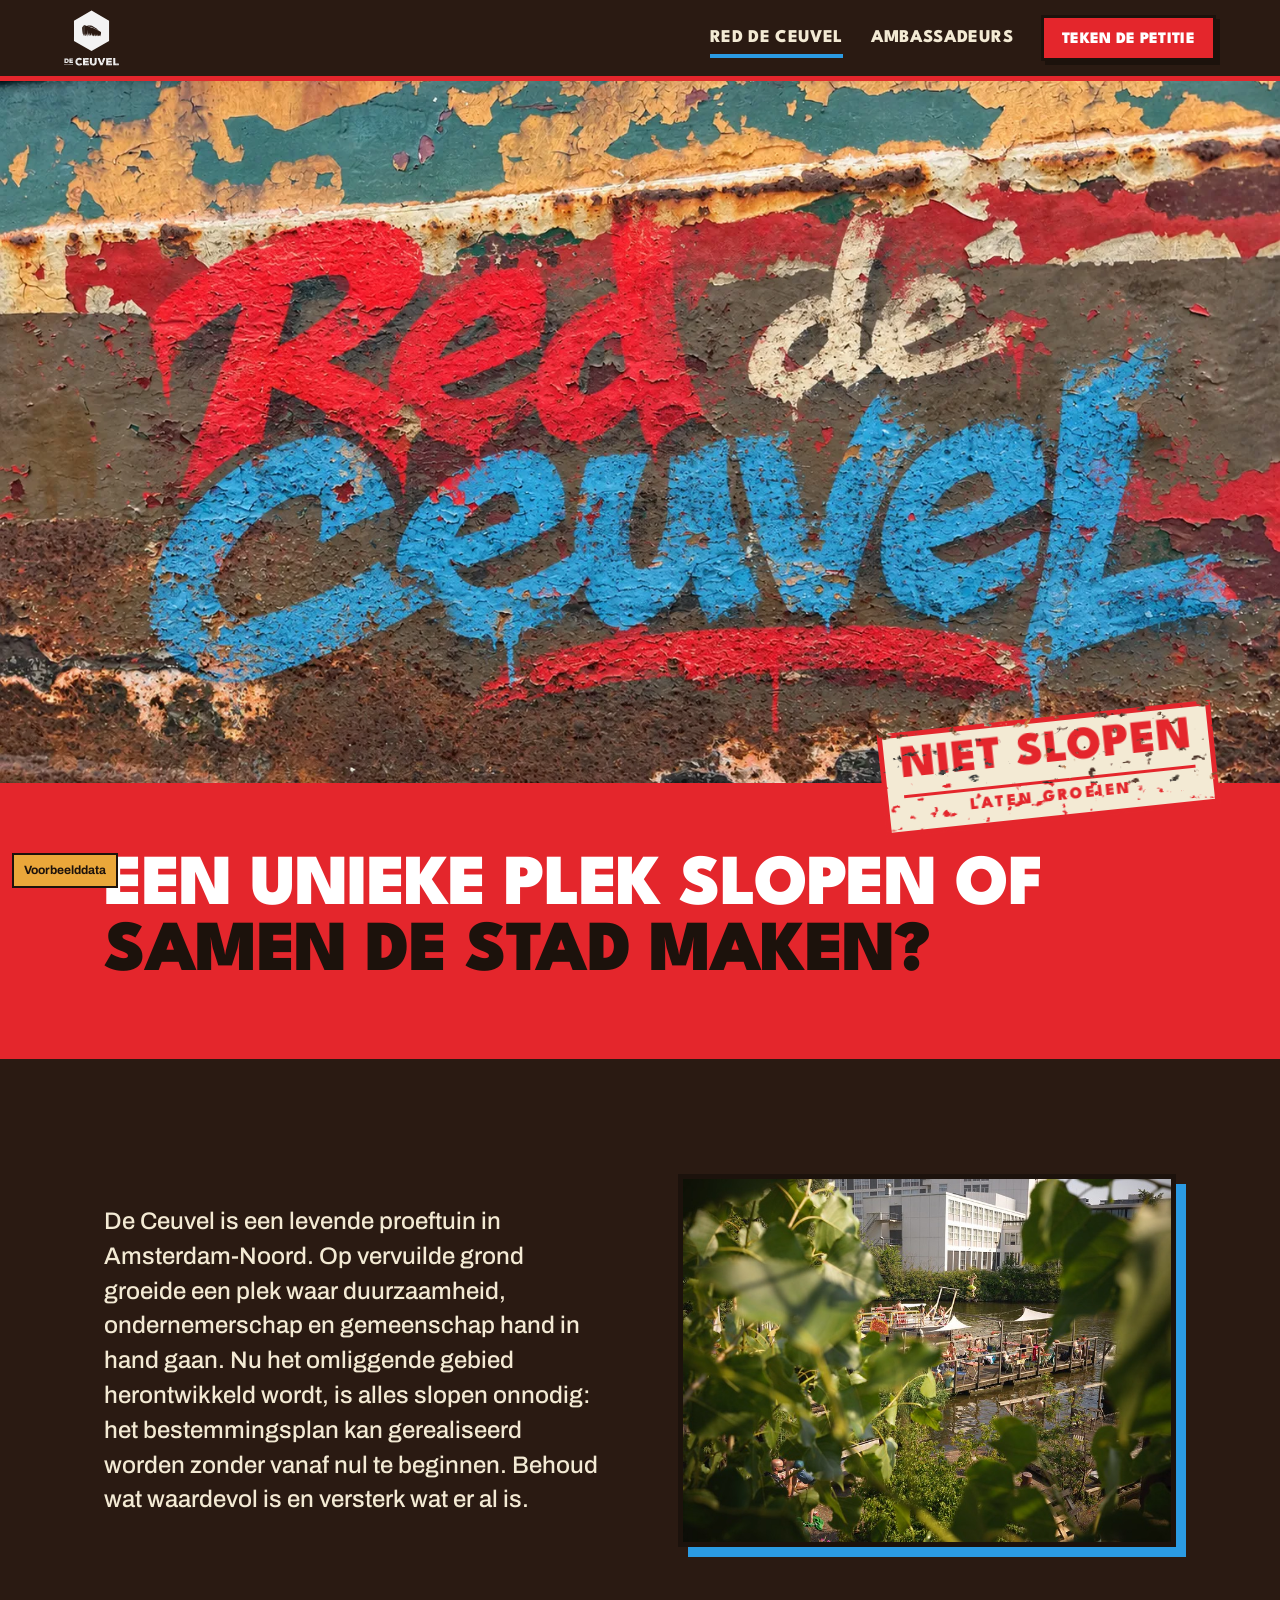
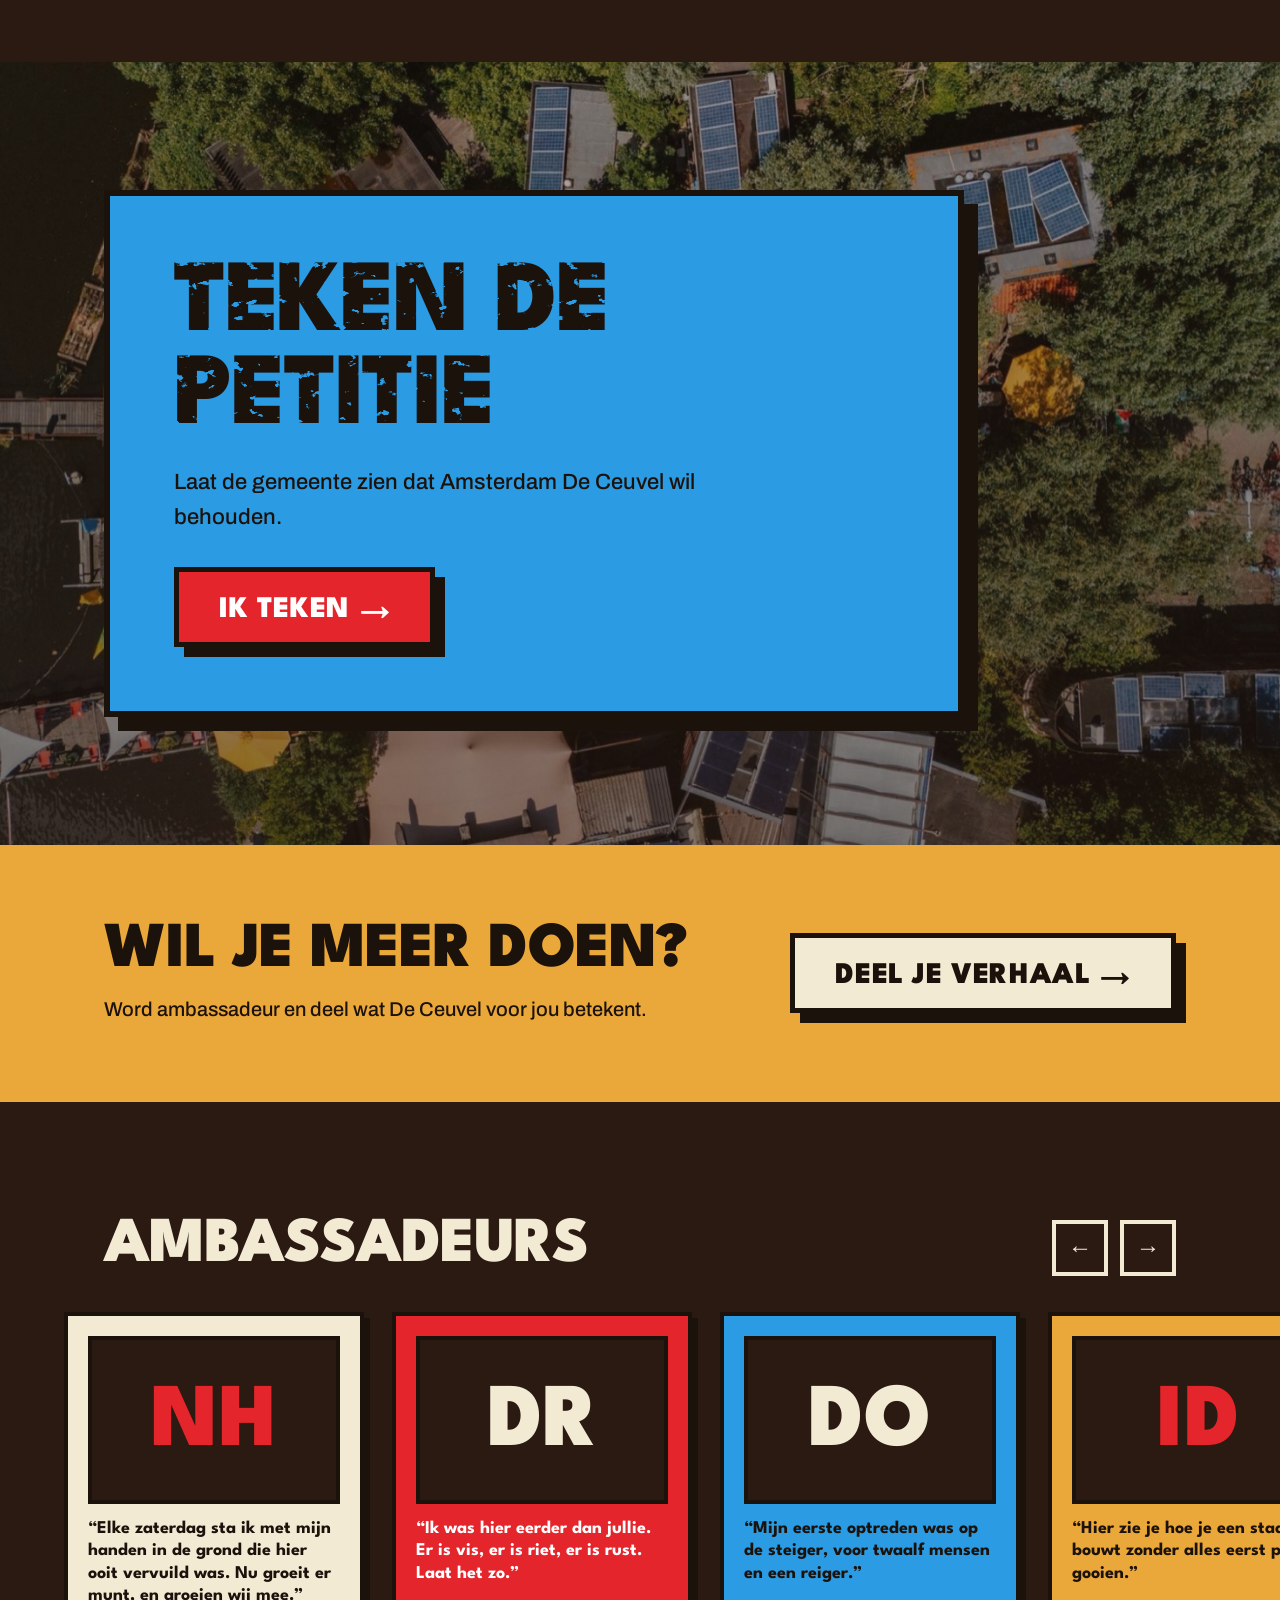
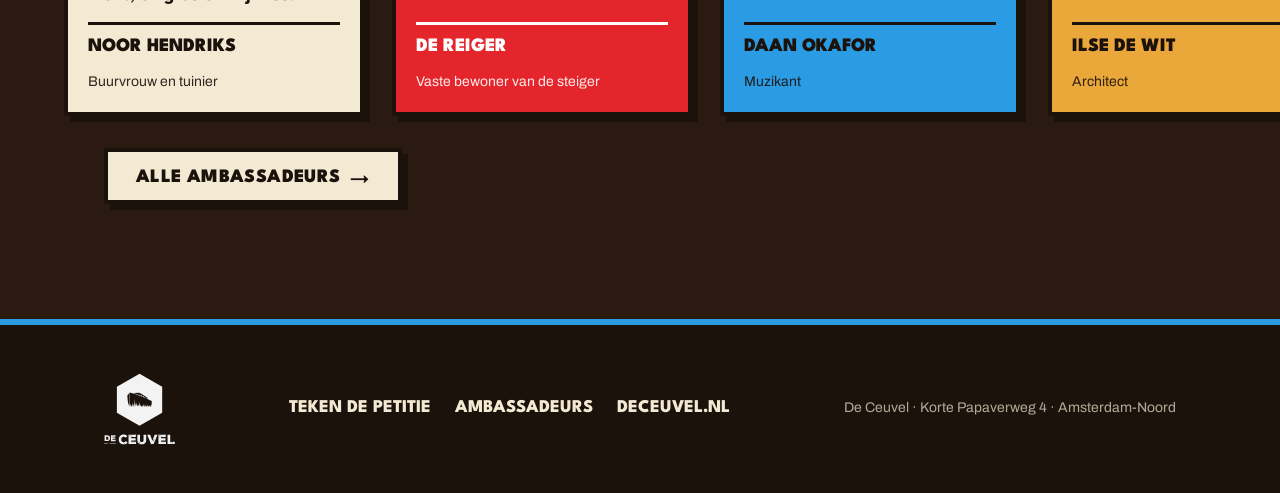
<file: index.html>
<!doctype html>
<html lang="nl">
<head>
<meta charset="utf-8">
<meta name="viewport" content="width=device-width, initial-scale=1">
<title>Red de Ceuvel</title>
<meta name="description" content="Een unieke plek slopen of samen de stad maken? Teken de petitie voor het behoud van De Ceuvel in Amsterdam-Noord.">
<meta property="og:title" content="Red de Ceuvel">
<meta property="og:description" content="Een unieke plek slopen of samen de stad maken? Teken de petitie.">
<meta property="og:image" content="https://reddeceuvel.nl/assets/img/foto/hero.webp">
<meta name="theme-color" content="#2a1a12">
<link rel="icon" href="assets/img/favicon.svg" type="image/svg+xml">
<link rel="preconnect" href="https://fonts.googleapis.com"><link rel="preconnect" href="https://fonts.gstatic.com" crossorigin>
<link rel="stylesheet" href="https://fonts.googleapis.com/css2?family=Archivo:wght@400;500;700&family=League+Spartan:wght@700;800;900&display=swap">
<link rel="stylesheet" href="assets/css/style.css?v=3">
</head>
<body data-pagina="home">
<main>
  <section class="hero">
    <h1>Red de Ceuvel</h1>
    <img src="assets/img/foto/hero.webp" alt="Red de Ceuvel, geschilderd op roestig scheepsstaal" fetchpriority="high">
    <span class="stempel verf">Niet slopen<small>Laten groeien</small></span>
  </section>

  <section class="slogan">
    <div class="binnen">
      <p>Een unieke plek slopen of <em>samen de stad maken?</em></p>
    </div>
  </section>

  <section class="sectie">
    <div class="binnen verhaal">
      <p class="lead opkomst">De Ceuvel is een levende proeftuin in Amsterdam-Noord. Op vervuilde grond groeide een plek waar duurzaamheid, ondernemerschap en gemeenschap hand in hand gaan. Nu het omliggende gebied herontwikkeld wordt, is alles slopen onnodig: het bestemmingsplan kan gerealiseerd worden zonder vanaf nul te beginnen. Behoud wat waardevol is en versterk wat er al is.</p>
      <img class="opkomst" src="assets/img/foto/terras.jpg" alt="Mensen op de steigers van De Ceuvel aan het water" loading="lazy">
    </div>
  </section>

  <section class="petitie-band" style="background-image:url(assets/img/foto/luchtfoto.jpg)">
    <div class="binnen">
      <div class="petitie-blok opkomst">
        <h2 class="titel verf">Teken de petitie</h2>
        <p>Laat de gemeente zien dat Amsterdam De Ceuvel wil behouden.</p>
        <a class="knop knop-rood knop-xl" href="petitie.html">Ik teken</a>
      </div>
    </div>
  </section>

  <section class="meer">
    <div class="binnen">
      <div>
        <h2 class="titel-m">Wil je meer doen?</h2>
        <p>Word ambassadeur en deel wat De Ceuvel voor jou betekent.</p>
      </div>
      <a class="knop knop-xl" href="aanmelden.html">Deel je verhaal</a>
    </div>
  </section>

  <section class="sectie">
    <div class="binnen rij-kop">
      <h2 class="titel-m">Ambassadeurs</h2>
      <div class="pijlen">
        <button class="pijl" data-richting="-1" aria-label="Vorige">←</button>
        <button class="pijl" data-richting="1" aria-label="Volgende">→</button>
      </div>
    </div>
    <div class="carrousel" id="carrousel" tabindex="0" aria-label="Ambassadeurs"></div>
    <div class="binnen"><a class="knop" href="ambassadeurs.html">Alle ambassadeurs</a></div>
  </section>
</main>

<script src="assets/js/config.js?v=3"></script>
<script src="assets/js/api.js?v=3"></script>
<script src="assets/js/main.js?v=3"></script>
<script>
(function () {
  var spoor = document.getElementById("carrousel"), pauze = false;
  RDC.api.ambassadeurs().then(function (d) {
    var l = (d.ambassadeurs || []).slice().sort(function (a, b) { return (b.uitgelicht ? 1 : 0) - (a.uitgelicht ? 1 : 0); }).slice(0, 12);
    spoor.innerHTML = l.length ? l.map(RDC.ambKaart).join("")
      : '<div class="leeg">Nog geen ambassadeurs. <a href="aanmelden.html">Word jij de eerste?</a></div>';
  });
  function schuif(r) {
    var k = spoor.firstElementChild; if (!k) return;
    var eind = spoor.scrollLeft + spoor.clientWidth >= spoor.scrollWidth - 8;
    if (r > 0 && eind) spoor.scrollTo({ left: 0, behavior: "smooth" });
    else spoor.scrollBy({ left: r * (k.getBoundingClientRect().width + 28), behavior: "smooth" });
  }
  document.querySelectorAll(".pijl").forEach(function (b) {
    b.addEventListener("click", function () { pauze = true; schuif(+b.dataset.richting); });
  });
  ["pointerdown", "wheel", "touchstart", "focusin", "mouseenter"].forEach(function (ev) { spoor.addEventListener(ev, function () { pauze = true; }, { passive: true }); });
  if (!matchMedia("(prefers-reduced-motion: reduce)").matches) setInterval(function () { if (!pauze && !document.hidden) schuif(1); }, 4500);
})();
</script>
</body>
</html>
</file>
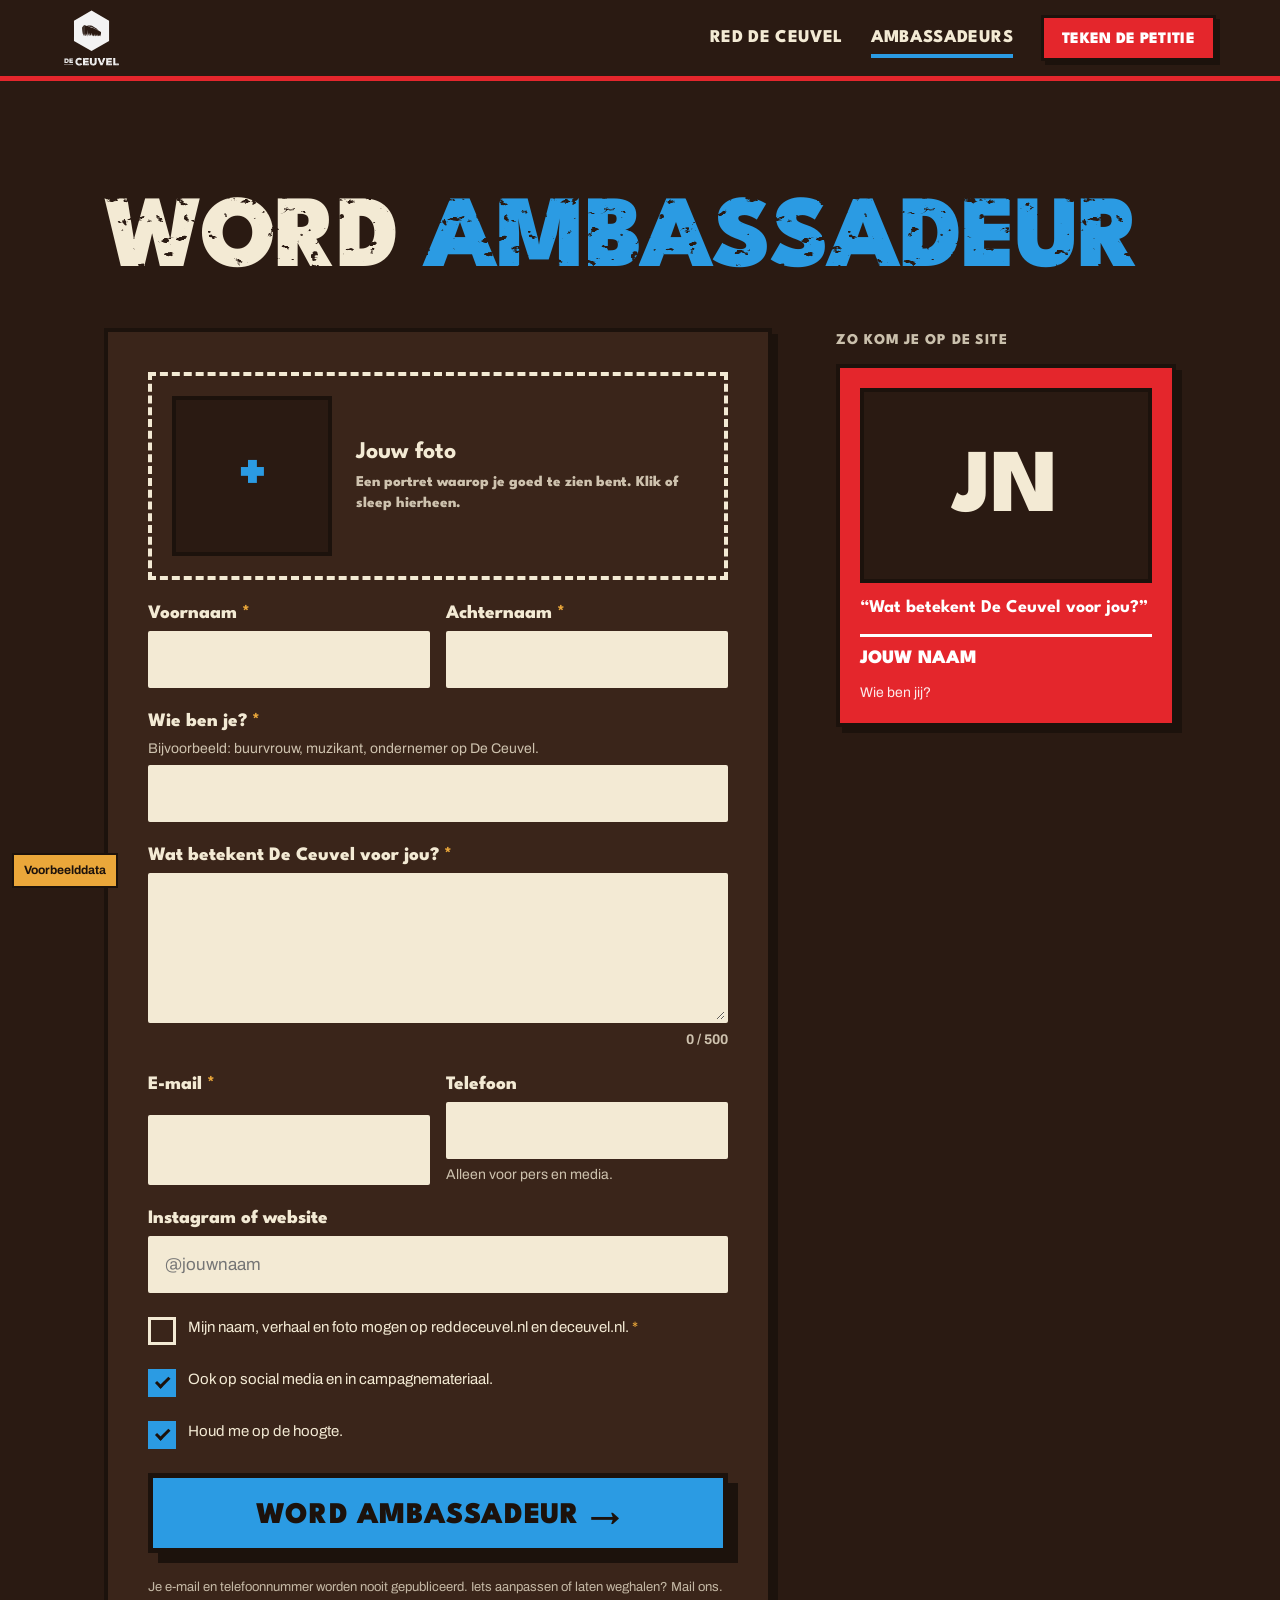
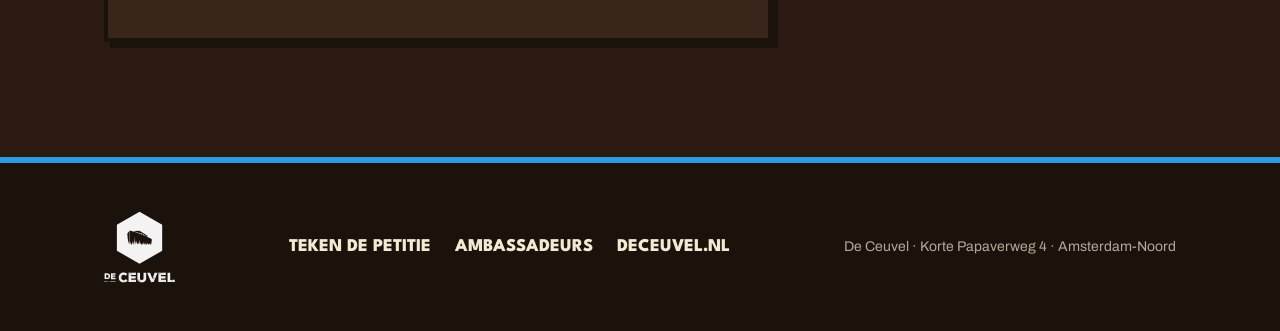
<file: aanmelden.html>
<!doctype html>
<html lang="nl">
<head>
<meta charset="utf-8">
<meta name="viewport" content="width=device-width, initial-scale=1">
<title>Word ambassadeur — Red de Ceuvel</title>
<meta name="description" content="Word ambassadeur van De Ceuvel en deel wat deze plek voor jou betekent.">
<meta name="theme-color" content="#2a1a12">
<link rel="icon" href="assets/img/favicon.svg" type="image/svg+xml">
<link rel="preconnect" href="https://fonts.googleapis.com"><link rel="preconnect" href="https://fonts.gstatic.com" crossorigin>
<link rel="stylesheet" href="https://fonts.googleapis.com/css2?family=Archivo:wght@400;500;700&family=League+Spartan:wght@700;800;900&display=swap">
<link rel="stylesheet" href="assets/css/style.css?v=3">
</head>
<body data-pagina="ambassadeurs">
<main class="sectie">
  <div class="binnen">
    <h1 class="titel verf" style="margin-bottom:40px">Word <em>ambassadeur</em></h1>
    <div class="aanmeld-grid">
      <div class="plaat" id="formulier-plaat">
        <form class="formulier" id="amb-form" novalidate>
          <div class="veld">
            <label class="foto-drop" id="foto-drop">
              <input type="file" id="foto" accept="image/*">
              <span class="foto-drop-vak" id="foto-vak" aria-hidden="true">+</span>
              <span><strong id="foto-titel">Jouw foto</strong><span>Een portret waarop je goed te zien bent. Klik of sleep hierheen.</span></span>
            </label>
          </div>

          <div class="rij-2">
            <div class="veld"><label for="voornaam">Voornaam <span class="verplicht">*</span></label><input id="voornaam" name="voornaam" autocomplete="given-name" required maxlength="60"></div>
            <div class="veld"><label for="achternaam">Achternaam <span class="verplicht">*</span></label><input id="achternaam" name="achternaam" autocomplete="family-name" required maxlength="80"></div>
          </div>

          <div class="veld">
            <label for="wie">Wie ben je? <span class="verplicht">*</span></label>
            <p class="hulp">Bijvoorbeeld: buurvrouw, muzikant, ondernemer op De Ceuvel.</p>
            <input id="wie" name="wie" required maxlength="120">
          </div>

          <div class="veld">
            <label for="verhaal">Wat betekent De Ceuvel voor jou? <span class="verplicht">*</span></label>
            <textarea id="verhaal" name="verhaal" required maxlength="500"></textarea>
            <span class="teken-teller" id="tekens">0 / 500</span>
          </div>

          <div class="rij-2">
            <div class="veld"><label for="email">E-mail <span class="verplicht">*</span></label><input id="email" name="email" type="email" autocomplete="email" required maxlength="120"></div>
            <div class="veld"><label for="telefoon">Telefoon</label><input id="telefoon" name="telefoon" type="tel" autocomplete="tel" maxlength="30"><p class="hulp">Alleen voor pers en media.</p></div>
          </div>

          <div class="veld"><label for="link">Instagram of website</label><input id="link" name="link" placeholder="@jouwnaam" maxlength="200"></div>

          <label class="vink"><input type="checkbox" name="toestemmingWebsite" required><span>Mijn naam, verhaal en foto mogen op reddeceuvel.nl en deceuvel.nl. <span class="verplicht">*</span></span></label>
          <label class="vink"><input type="checkbox" name="toestemmingSocial" checked><span>Ook op social media en in campagnemateriaal.</span></label>
          <label class="vink"><input type="checkbox" name="updates" checked><span>Houd me op de hoogte.</span></label>
          <div class="hp" aria-hidden="true"><label>Laat leeg <input name="website_hp" tabindex="-1" autocomplete="off"></label></div>

          <p class="fout" id="fout" hidden></p>
          <button class="knop knop-blauw knop-xl" type="submit" style="width:100%">Word ambassadeur</button>
          <p class="privacy">Je e-mail en telefoonnummer worden nooit gepubliceerd. Iets aanpassen of laten weghalen? Mail ons.</p>
        </form>
      </div>
      <aside>
        <p class="label" id="voorbeeld-label">Zo kom je op de site</p>
        <div id="voorbeeld"></div>
      </aside>
    </div>
  </div>
</main>

<template id="bedankt-tpl">
  <div class="bedankt">
    <span class="stempel verf">Ambassadeur<small>Welkom</small></span>
    <h2 class="titel-m">Dank je, <span data-naam></span></h2>
    <p>We lezen je verhaal en zetten het zo snel mogelijk online.</p>
    <div class="deelrij" id="deelrij"></div>
    <a class="knop knop-rood" href="petitie.html">Teken ook de petitie</a>
  </div>
</template>

<script src="assets/js/config.js?v=3"></script>
<script src="assets/js/api.js?v=3"></script>
<script src="assets/js/main.js?v=3"></script>
<script>
(function () {
  var form = document.getElementById("amb-form"), fout = document.getElementById("fout");
  var voorbeeld = document.getElementById("voorbeeld"), fotoData = "";
  function w(n) { var el = form.elements[n]; return el ? el.value.trim() : ""; }

  function ververs() {
    voorbeeld.innerHTML = RDC.ambKaart({
      naam: (w("voornaam") + " " + w("achternaam")).trim() || "Jouw naam",
      wie: w("wie") || "Wie ben jij?",
      verhaal: w("verhaal") || "Wat betekent De Ceuvel voor jou?",
      foto: fotoData
    }, 1);
  }
  form.addEventListener("input", ververs);
  ververs();

  var ta = document.getElementById("verhaal"), tt = document.getElementById("tekens");
  ta.addEventListener("input", function () { tt.textContent = ta.value.length + " / 500"; tt.classList.toggle("bijna", ta.value.length > 450); });

  // foto verkleinen in de browser (max 1000px, JPEG)
  var input = document.getElementById("foto"), drop = document.getElementById("foto-drop"), vak = document.getElementById("foto-vak"), titel = document.getElementById("foto-titel");
  ["dragenter", "dragover"].forEach(function (e) { drop.addEventListener(e, function () { drop.classList.add("sleep"); }); });
  ["dragleave", "drop"].forEach(function (e) { drop.addEventListener(e, function () { drop.classList.remove("sleep"); }); });
  input.addEventListener("change", function () {
    var file = input.files && input.files[0]; if (!file) return;
    titel.textContent = "Foto verwerken…";
    var img = new Image(), url = URL.createObjectURL(file);
    img.onload = function () {
      var s = Math.min(1, 1000 / Math.max(img.width, img.height)), c = document.createElement("canvas");
      c.width = Math.round(img.width * s); c.height = Math.round(img.height * s);
      c.getContext("2d").drawImage(img, 0, 0, c.width, c.height);
      fotoData = c.toDataURL("image/jpeg", 0.85);
      URL.revokeObjectURL(url);
      vak.style.backgroundImage = "url(" + fotoData + ")"; vak.textContent = "";
      titel.textContent = "Mooi. Klik om te wisselen.";
      ververs();
    };
    img.onerror = function () { titel.textContent = "Deze foto lukt niet. Probeer een JPG of PNG."; };
    img.src = url;
  });

  form.addEventListener("submit", function (e) {
    e.preventDefault();
    fout.hidden = true;
    if (!form.checkValidity()) {
      var eerste = form.querySelector(":invalid");
      fout.textContent = eerste && eerste.name === "toestemmingWebsite" ? "Zonder toestemming kunnen we je verhaal niet plaatsen." : "Vul alle velden met een * in.";
      fout.hidden = false; if (eerste) eerste.focus(); return;
    }
    var knop = form.querySelector("button[type=submit]");
    knop.disabled = true; knop.textContent = "Versturen…";
    RDC.api.aanmelden({
      type: "ambassadeur",
      voornaam: w("voornaam"), achternaam: w("achternaam"), wie: w("wie"), verhaal: w("verhaal"),
      email: w("email"), telefoon: w("telefoon"), link: w("link"), foto: fotoData,
      toestemmingWebsite: form.elements.toestemmingWebsite.checked,
      toestemmingSocial: form.elements.toestemmingSocial.checked,
      updates: form.elements.updates.checked,
      website_hp: w("website_hp")
    }).then(function (r) {
      if (!r || !r.ok) throw new Error((r && r.error) || "Er ging iets mis.");
      var plaat = document.getElementById("formulier-plaat"), naam = w("voornaam");
      plaat.innerHTML = document.getElementById("bedankt-tpl").innerHTML;
      plaat.querySelector("[data-naam]").textContent = naam;
      RDC.deelknoppen(plaat.querySelector("#deelrij"), "Ik ben ambassadeur van De Ceuvel. Word jij het ook?", RDC_CONFIG.SITE_URL + "/ambassadeurs.html");
      document.getElementById("voorbeeld-label").textContent = "Jouw kaart · wacht op goedkeuring";
      window.scrollTo({ top: 0, behavior: "smooth" });
    }).catch(function (err) {
      fout.textContent = err.message || "Er ging iets mis. Probeer het opnieuw.";
      fout.hidden = false; knop.disabled = false; knop.textContent = "Word ambassadeur";
    });
  });
})();
</script>
</body>
</html>
</file>
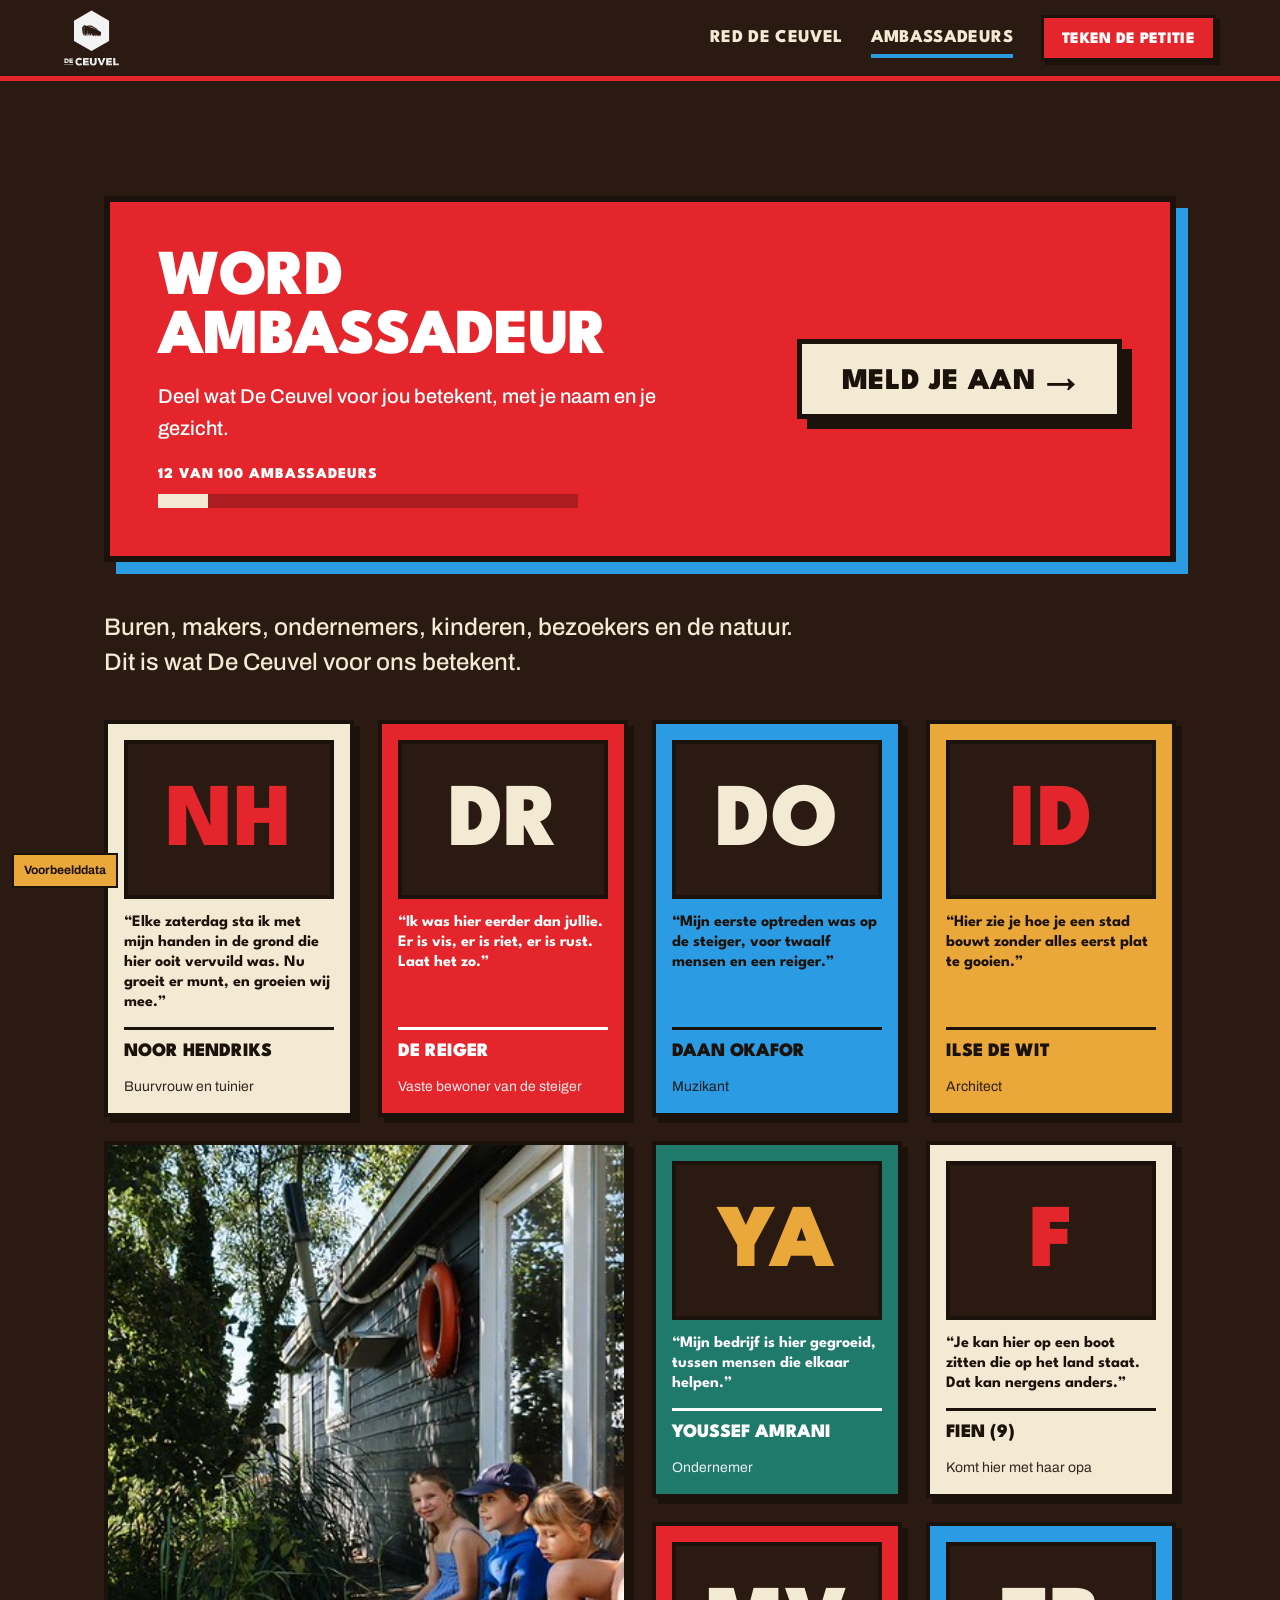
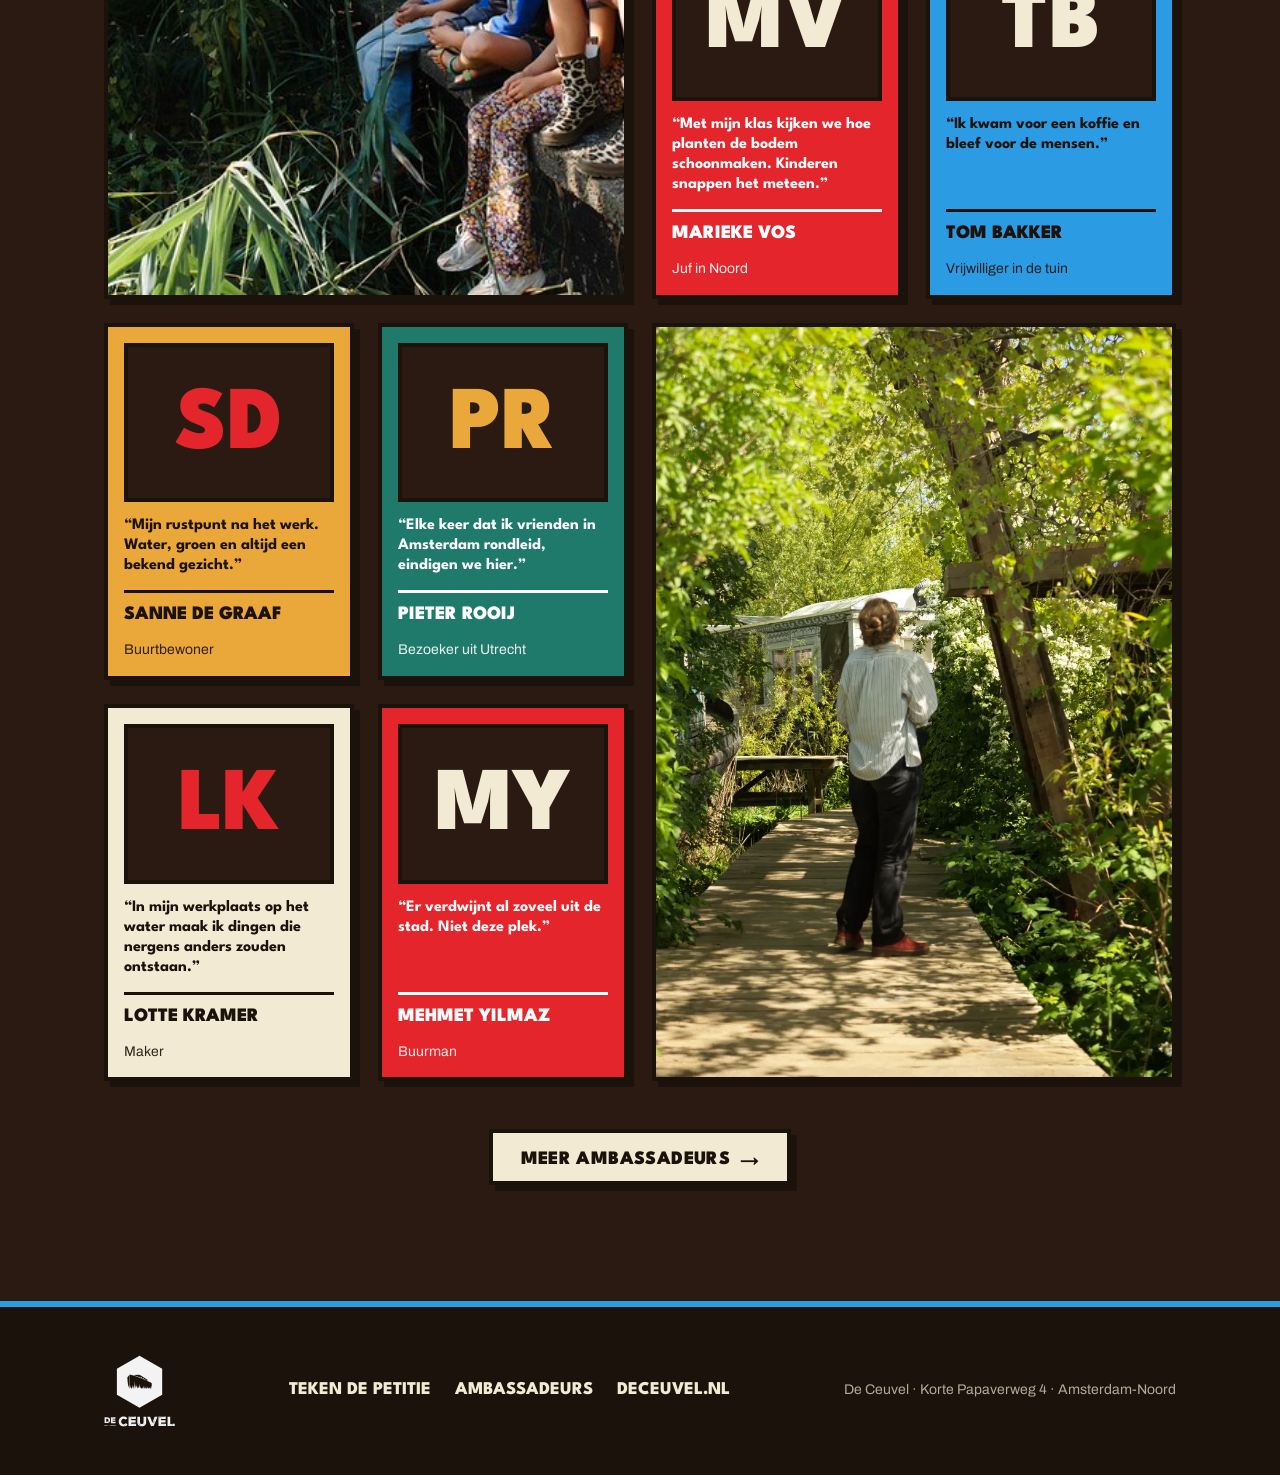
<file: ambassadeurs.html>
<!doctype html>
<html lang="nl">
<head>
<meta charset="utf-8">
<meta name="viewport" content="width=device-width, initial-scale=1">
<title>Ambassadeurs — Red de Ceuvel</title>
<meta name="description" content="Buren, makers, ondernemers, kinderen, bezoekers en de natuur. Dit is wat De Ceuvel voor ons betekent.">
<meta name="theme-color" content="#2a1a12">
<link rel="icon" href="assets/img/favicon.svg" type="image/svg+xml">
<link rel="preconnect" href="https://fonts.googleapis.com"><link rel="preconnect" href="https://fonts.gstatic.com" crossorigin>
<link rel="stylesheet" href="https://fonts.googleapis.com/css2?family=Archivo:wght@400;500;700&family=League+Spartan:wght@700;800;900&display=swap">
<link rel="stylesheet" href="assets/css/style.css?v=3">
</head>
<body data-pagina="ambassadeurs">
<main>
  <section class="sectie" style="padding-bottom:48px">
    <div class="binnen">
      <div class="word-blok">
        <div>
          <h1 class="titel-m">Word ambassadeur</h1>
          <p>Deel wat De Ceuvel voor jou betekent, met je naam en je gezicht.</p>
          <div class="teller" id="teller"></div>
          <div class="balk" aria-hidden="true"><i id="balk"></i></div>
        </div>
        <a class="knop knop-xl" href="aanmelden.html">Meld je aan</a>
      </div>
    </div>
  </section>

  <section style="padding-bottom:clamp(64px,9vw,120px)">
    <div class="binnen">
      <p class="lead" style="margin:0 0 40px">Buren, makers, ondernemers, kinderen, bezoekers en de natuur. Dit is wat De Ceuvel voor ons betekent.</p>
      <div class="amb-grid" id="grid"></div>
      <div class="meer-laden"><button class="knop" id="meer" hidden>Meer ambassadeurs</button></div>
    </div>
  </section>
</main>

<script src="assets/js/config.js?v=3"></script>
<script src="assets/js/api.js?v=3"></script>
<script src="assets/js/main.js?v=3"></script>
<script>
(function () {
  var fotos = [
    ["assets/img/foto/kinderen.jpg", "Kinderen op de rand van een woonboot"],
    ["assets/img/foto/pad.webp", "Houten pad door het groen"],
    ["assets/img/foto/concert.jpg", "Optreden voor publiek op het plein"],
    ["assets/img/foto/bord.jpg", "Het toegangsbord van De Ceuvel tussen de bomen"]
  ];
  var PER_KEER = 30, ELKE = 7;
  var grid = document.getElementById("grid"), meer = document.getElementById("meer"), lijst = [], getoond = 0, fotoNr = 0;

  function toon() {
    var html = "";
    lijst.slice(getoond, getoond + PER_KEER).forEach(function (a, j) {
      var i = getoond + j;
      if (i > 0 && i % ELKE === 3) {
        var f = fotos[fotoNr++ % fotos.length];
        html += '<figure class="tussenfoto opkomst"><img src="' + f[0] + '" alt="' + f[1] + '" loading="lazy"></figure>';
      }
      html += RDC.ambKaart(a, i).replace('class="amb ', 'class="opkomst amb ');
    });
    grid.insertAdjacentHTML("beforeend", html);
    getoond = Math.min(lijst.length, getoond + PER_KEER);
    meer.hidden = getoond >= lijst.length;
    RDC.observeer(grid);
  }
  meer.addEventListener("click", toon);

  RDC.api.ambassadeurs().then(function (d) {
    lijst = (d.ambassadeurs || []).slice().sort(function (a, b) { return (b.uitgelicht ? 1 : 0) - (a.uitgelicht ? 1 : 0); });
    var doel = RDC_CONFIG.AMBASSADEURS_DOEL;
    document.getElementById("teller").textContent = lijst.length + " van " + doel + " ambassadeurs";
    requestAnimationFrame(function () { document.getElementById("balk").style.width = Math.min(100, lijst.length / doel * 100) + "%"; });
    if (!lijst.length) { grid.outerHTML = '<div class="leeg">Nog geen ambassadeurs. Word jij de eerste?</div>'; return; }
    toon();
  });
})();
</script>
</body>
</html>
</file>
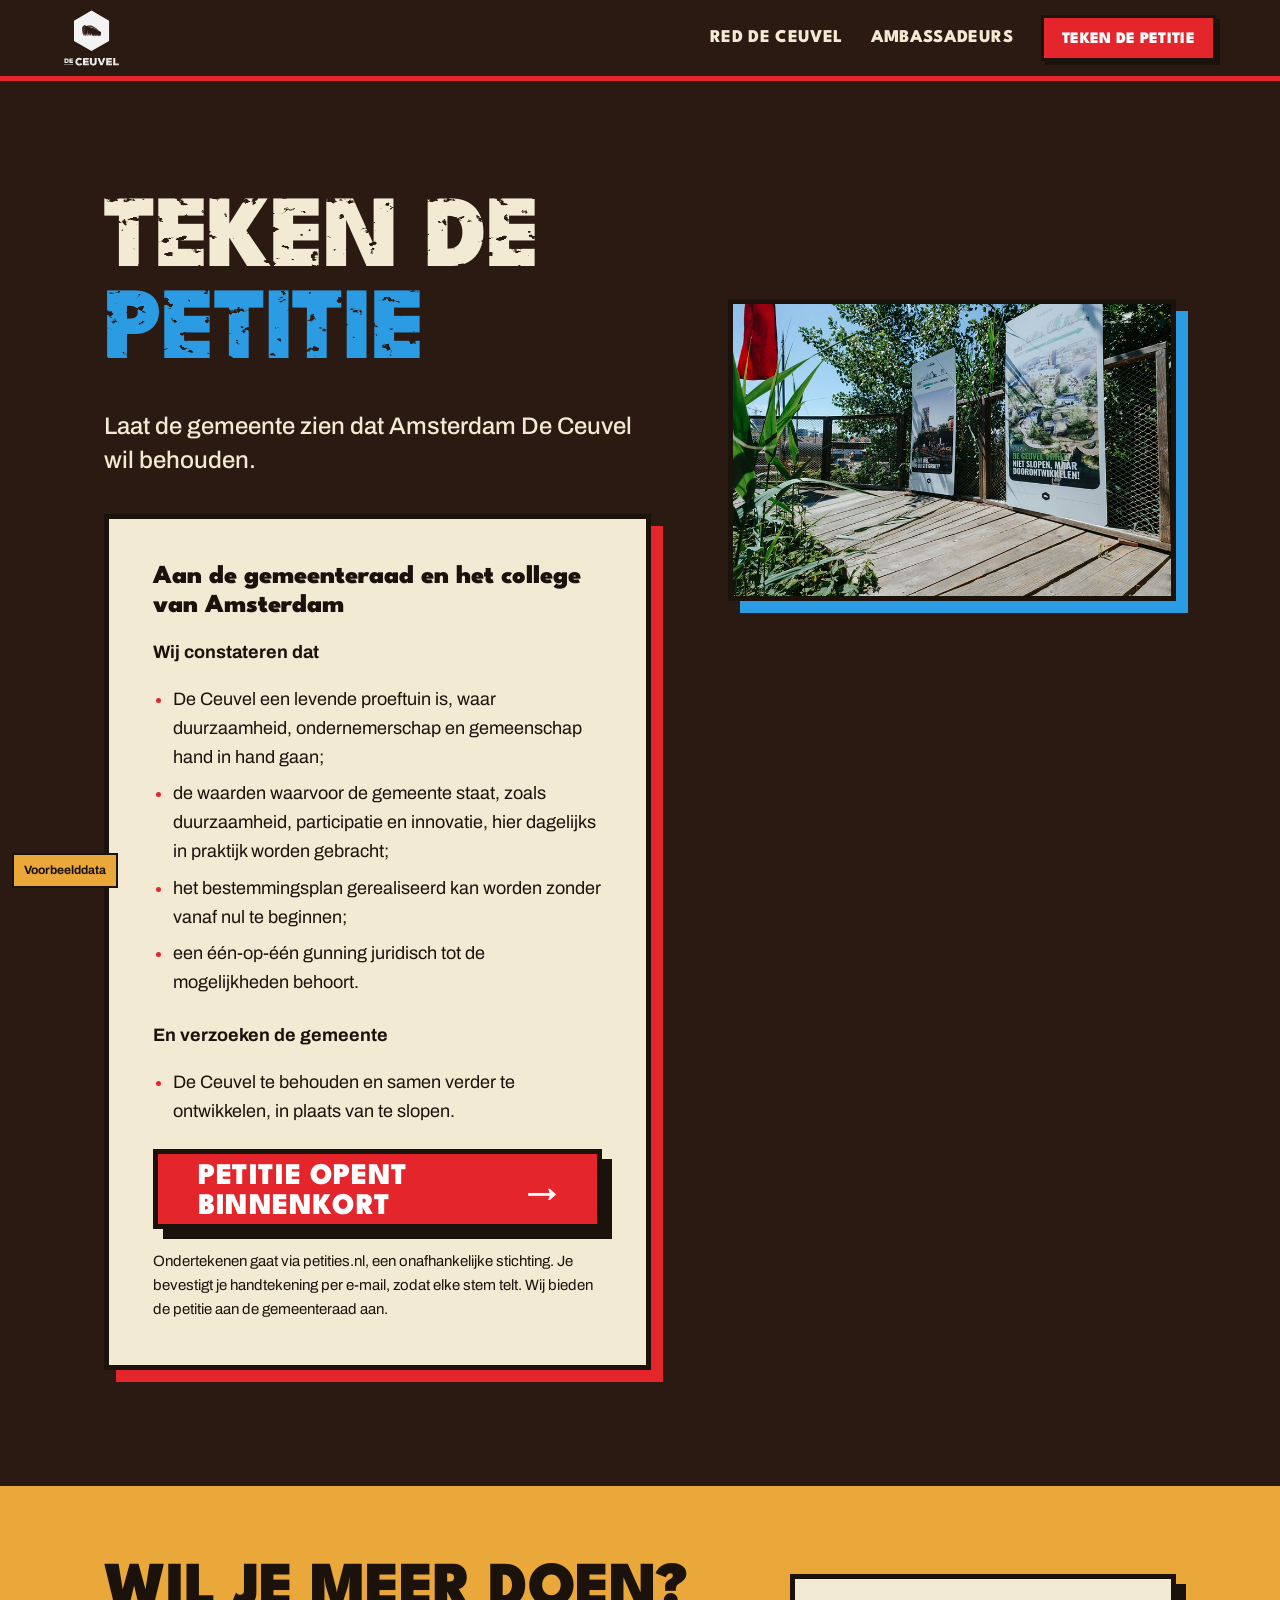
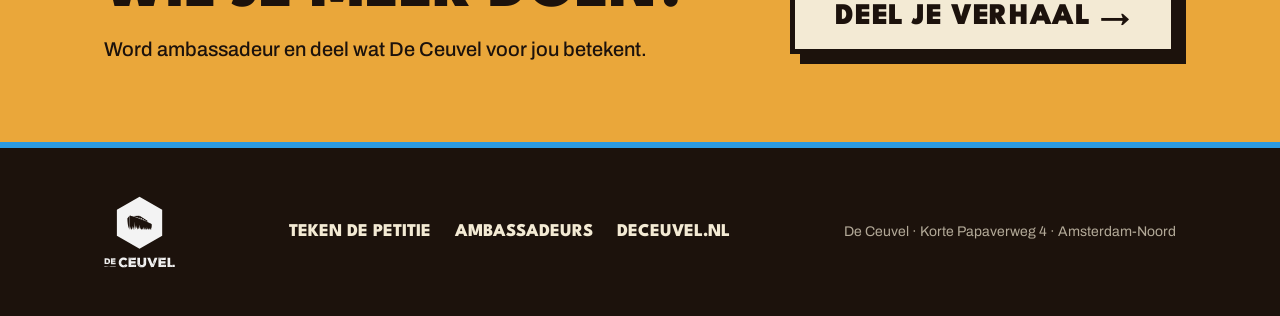
<file: petitie.html>
<!doctype html>
<html lang="nl">
<head>
<meta charset="utf-8">
<meta name="viewport" content="width=device-width, initial-scale=1">
<title>Teken de petitie — Red de Ceuvel</title>
<meta name="description" content="Teken de petitie voor het behoud van De Ceuvel in Amsterdam-Noord.">
<meta property="og:title" content="Teken de petitie — Red de Ceuvel">
<meta property="og:image" content="https://reddeceuvel.nl/assets/img/foto/posters.jpg">
<meta name="theme-color" content="#2a1a12">
<link rel="icon" href="assets/img/favicon.svg" type="image/svg+xml">
<link rel="preconnect" href="https://fonts.googleapis.com"><link rel="preconnect" href="https://fonts.gstatic.com" crossorigin>
<link rel="stylesheet" href="https://fonts.googleapis.com/css2?family=Archivo:wght@400;500;700&family=League+Spartan:wght@700;800;900&display=swap">
<link rel="stylesheet" href="assets/css/style.css?v=3">
</head>
<body data-pagina="petitie">
<main>
  <section class="sectie">
    <div class="binnen petitie-grid">
      <div>
        <h1 class="titel verf">Teken de <em>petitie</em></h1>
        <p class="lead" style="margin:28px 0 36px">Laat de gemeente zien dat Amsterdam De Ceuvel wil behouden.</p>

        <div class="petitietekst">
          <h2>Aan de gemeenteraad en het college van Amsterdam</h2>
          <p><b>Wij constateren dat</b></p>
          <ul>
            <li>De Ceuvel een levende proeftuin is, waar duurzaamheid, ondernemerschap en gemeenschap hand in hand gaan;</li>
            <li>de waarden waarvoor de gemeente staat, zoals duurzaamheid, participatie en innovatie, hier dagelijks in praktijk worden gebracht;</li>
            <li>het bestemmingsplan gerealiseerd kan worden zonder vanaf nul te beginnen;</li>
            <li>een één-op-één gunning juridisch tot de mogelijkheden behoort.</li>
          </ul>
          <p><b>En verzoeken de gemeente</b></p>
          <ul>
            <li>De Ceuvel te behouden en samen verder te ontwikkelen, in plaats van te slopen.</li>
          </ul>
          <a class="knop knop-rood knop-xl" data-extern href="#" style="width:100%">Teken op petities.nl</a>
          <p style="font-size:15px;margin:20px 0 0">Ondertekenen gaat via petities.nl, een onafhankelijke stichting. Je bevestigt je handtekening per e-mail, zodat elke stem telt. Wij bieden de petitie aan de gemeenteraad aan.</p>
        </div>
      </div>
      <img class="petitie-foto" src="assets/img/foto/posters.jpg" alt="Borden op De Ceuvel: niet slopen, maar doorontwikkelen" style="margin-top:clamp(0px,8vw,120px)">
    </div>
  </section>

  <section class="meer">
    <div class="binnen">
      <div>
        <h2 class="titel-m">Wil je meer doen?</h2>
        <p>Word ambassadeur en deel wat De Ceuvel voor jou betekent.</p>
      </div>
      <a class="knop knop-xl" href="aanmelden.html">Deel je verhaal</a>
    </div>
  </section>
</main>
<script src="assets/js/config.js?v=3"></script>
<script src="assets/js/api.js?v=3"></script>
<script src="assets/js/main.js?v=3"></script>
</body>
</html>
</file>
<file: assets/css/style.css>
/* =========================================================================
   Red de Ceuvel — reddeceuvel.nl
   Kleuren uit het geschilderde "Red de Ceuvel"-beeld: seinrood, hemelsblauw,
   gebroken wit, oker, zeegroen op roestbruin.
   ========================================================================= */
:root {
  --rood: #e4262c;
  --rood-donker: #c41d23;
  --blauw: #2b9be3;
  --creme: #f3ead4;
  --oker: #eaa73a;
  --groen: #1f7a6c;
  --roest: #7a3b1d;
  --bruin: #2a1a12;
  --bruin-2: #3a251a;
  --inkt: #1c120c;

  --font-display: "League Spartan", "Futura", "Avenir Next", sans-serif;
  --font-sans: "Archivo", "Helvetica Neue", Arial, sans-serif;
  --max: 1200px;
  --rand: clamp(20px, 5vw, 64px);
  --plaat: 6px 6px 0 var(--inkt);
}

*, *::before, *::after { box-sizing: border-box; }
html { scroll-behavior: smooth; -webkit-text-size-adjust: 100%; }
body { margin: 0; font-family: var(--font-sans); font-size: 18px; line-height: 1.6; background: var(--bruin); color: var(--creme); overflow-x: hidden; }
img { max-width: 100%; display: block; }
a { color: inherit; text-underline-offset: 3px; }
:focus-visible { outline: 4px solid var(--oker); outline-offset: 3px; }
.sr { position: absolute; width: 1px; height: 1px; overflow: hidden; clip: rect(0 0 0 0); white-space: nowrap; }
.binnen { max-width: var(--max); margin: 0 auto; padding: 0 var(--rand); }
.sectie { padding: clamp(64px, 9vw, 120px) 0; position: relative; }

/* koppen: dik, kapitalen, strak */
.titel { font-family: var(--font-display); font-weight: 900; text-transform: uppercase; letter-spacing: -.02em; line-height: .9; margin: 0; font-size: clamp(48px, 8vw, 112px); }
.titel-m { font-family: var(--font-display); font-weight: 900; text-transform: uppercase; letter-spacing: -.015em; line-height: .92; margin: 0; font-size: clamp(36px, 5vw, 64px); }
.titel em, .titel-m em { font-style: normal; color: var(--blauw); }
.lead { font-size: clamp(20px, 2.1vw, 24px); line-height: 1.45; font-weight: 500; max-width: 720px; }

/* afgebladderde verf (masker) voor grote letters en stempels */
.verf { -webkit-mask-image: url("[data-uri]"); mask-image: url("[data-uri]"); -webkit-mask-size: 320px 320px; mask-size: 320px 320px; }

/* ---------- knoppen ---------- */
.knop { display: inline-flex; align-items: center; justify-content: center; gap: 10px; min-height: 56px; padding: 4px 28px 0; border: 4px solid var(--inkt); font-family: var(--font-display); font-weight: 900; font-size: 19px; line-height: 1; letter-spacing: .02em; text-transform: uppercase; text-decoration: none; cursor: pointer; box-shadow: var(--plaat); transition: transform .08s, box-shadow .08s; background: var(--creme); color: var(--inkt); }
.knop:hover { transform: translate(-2px, -2px); box-shadow: 8px 8px 0 var(--inkt); }
.knop:active { transform: translate(4px, 4px); box-shadow: none; }
.knop::after { content: "→"; font-family: var(--font-sans); font-weight: 700; transition: transform .15s; }
.knop:hover::after { transform: translateX(4px); }
.knop-rood { background: var(--rood); color: #fff; }
.knop-blauw { background: var(--blauw); color: var(--inkt); }
.knop-oker { background: var(--oker); color: var(--inkt); }
.knop-xl { min-height: 80px; font-size: clamp(22px, 2.6vw, 30px); padding: 6px 40px 0; border-width: 5px; box-shadow: 10px 10px 0 var(--inkt); }
.knop-xl:hover { box-shadow: 13px 13px 0 var(--inkt); }
.knop[disabled] { opacity: .5; cursor: wait; transform: none; box-shadow: none; }

/* ---------- stempel ---------- */
.stempel { display: inline-flex; flex-direction: column; align-items: center; padding: 6px 16px 10px; border: 5px solid currentColor; font-family: var(--font-display); font-weight: 900; font-size: clamp(30px, 3.6vw, 48px); line-height: 1; letter-spacing: .02em; text-transform: uppercase; transform: rotate(-6deg); color: var(--rood); }
.stempel small { font-size: .36em; letter-spacing: .18em; margin-top: 6px; padding-top: 6px; border-top: 3px solid currentColor; width: 100%; text-align: center; }

/* ---------- header ---------- */
.kop-balk { position: sticky; top: 0; z-index: 50; display: flex; align-items: center; justify-content: space-between; gap: 24px; padding: 10px var(--rand); background: var(--bruin); border-bottom: 5px solid var(--rood); }
.kop-logo { display: flex; align-items: center; gap: 12px; text-decoration: none; }
.kop-logo img { height: 56px; width: auto; }
.kop-nav { display: flex; align-items: center; gap: 28px; }
.kop-nav a:not(.knop) { text-decoration: none; font-family: var(--font-display); font-weight: 800; font-size: 18px; text-transform: uppercase; letter-spacing: .02em; padding: 6px 0 2px; border-bottom: 4px solid transparent; }
.kop-nav a:not(.knop):hover, .kop-nav a[aria-current] { border-bottom-color: var(--blauw); }
.kop-nav .knop { min-height: 46px; font-size: 16px; padding: 3px 18px 0; box-shadow: 4px 4px 0 var(--inkt); border-width: 3px; }
.kop-nav .knop::after { display: none; }
.kop-menu-knop { display: none; background: none; border: 0; padding: 10px; cursor: pointer; }
.kop-menu-knop span:not(.sr) { display: block; width: 28px; height: 4px; background: var(--creme); margin: 5px 0; transition: transform .2s, opacity .2s; }
@media (max-width: 760px) {
  .kop-menu-knop { display: block; }
  .kop-nav { position: fixed; inset: 71px 0 auto 0; flex-direction: column; align-items: stretch; gap: 0; padding: 12px var(--rand) 32px; background: var(--bruin); border-bottom: 6px solid var(--rood); transform: translateY(-130%); transition: transform .25s; z-index: -1; }
  .kop-balk.open .kop-nav { transform: none; }
  .kop-nav a:not(.knop) { font-size: 30px; padding: 14px 0 10px; border-bottom: 1px solid var(--bruin-2); }
  .kop-nav .knop { margin-top: 24px; min-height: 60px; font-size: 20px; }
  .kop-balk.open .kop-menu-knop span:nth-child(1) { transform: translateY(9px) rotate(45deg); }
  .kop-balk.open .kop-menu-knop span:nth-child(2) { opacity: 0; }
  .kop-balk.open .kop-menu-knop span:nth-child(3) { transform: translateY(-9px) rotate(-45deg); }
}

/* ---------- home: hero ---------- */
.hero { position: relative; background: var(--bruin); }
.hero img { width: 100%; height: min(78vh, 66vw); object-fit: cover; object-position: center 45%; }
.hero h1 { position: absolute; width: 1px; height: 1px; overflow: hidden; clip: rect(0 0 0 0); }
.hero .stempel { position: absolute; right: var(--rand); bottom: -38px; background: var(--creme); z-index: 2; box-shadow: var(--plaat); animation: stempel .6s cubic-bezier(.3,1.6,.5,1) .5s both; }
@keyframes stempel { from { transform: rotate(-16deg) scale(2); opacity: 0; } to { transform: rotate(-6deg) scale(1); opacity: 1; } }
@media (max-width: 600px) { .hero .stempel { font-size: 24px; bottom: -28px; } }

.slogan { background: var(--rood); color: #fff; padding: clamp(40px, 6vw, 72px) 0; }
.slogan p { margin: 0; font-family: var(--font-display); font-weight: 900; text-transform: uppercase; font-size: clamp(34px, 5.6vw, 76px); line-height: .92; letter-spacing: -.02em; }
.slogan em { font-style: normal; color: var(--inkt); }

.verhaal { display: grid; grid-template-columns: minmax(0, 1fr) minmax(0, 1fr); gap: clamp(32px, 6vw, 80px); align-items: center; }
.verhaal p { margin: 0; }
.verhaal img { width: 100%; aspect-ratio: 4 / 3; object-fit: cover; border: 5px solid var(--inkt); box-shadow: 10px 10px 0 var(--blauw); }
@media (max-width: 860px) { .verhaal { grid-template-columns: 1fr; } }

/* ---------- petitieblok ---------- */
.petitie-band { position: relative; background: var(--bruin) center / cover no-repeat; padding: clamp(64px, 10vw, 140px) 0; }
.petitie-band::before { content: ""; position: absolute; inset: 0; background: linear-gradient(rgba(42,26,18,.35), rgba(42,26,18,.55)); }
.petitie-blok { position: relative; background: var(--blauw); color: var(--inkt); border: 6px solid var(--inkt); box-shadow: 14px 14px 0 var(--inkt); padding: clamp(32px, 5vw, 64px); max-width: 860px; }
.petitie-blok .titel { font-size: clamp(52px, 8vw, 120px); }
.petitie-blok p { font-size: clamp(19px, 1.9vw, 22px); font-weight: 500; margin: 20px 0 32px; max-width: 600px; }
.petitie-blok .klein { font-size: 15px; margin: 18px 0 0; opacity: .85; }

/* ---------- ambassadeur-CTA ---------- */
.meer { background: var(--oker); color: var(--inkt); }
.meer .binnen { display: flex; justify-content: space-between; align-items: center; gap: 32px; flex-wrap: wrap; padding-top: clamp(48px, 6vw, 80px); padding-bottom: clamp(48px, 6vw, 80px); }
.meer p { margin: 12px 0 0; font-size: 20px; font-weight: 500; }

/* ---------- ambassadeurkaarten ---------- */
.amb { --kaart: var(--creme); --kaart-ink: var(--inkt); --ring: var(--rood); background: var(--kaart); color: var(--kaart-ink); border: 4px solid var(--inkt); box-shadow: var(--plaat); padding: 20px; display: flex; flex-direction: column; gap: 14px; transition: transform .2s; }
.amb:hover { transform: translate(-2px, -2px) rotate(-.5deg); }
.amb-rood { --kaart: var(--rood); --kaart-ink: #fff; --ring: var(--creme); }
.amb-blauw { --kaart: var(--blauw); --kaart-ink: var(--inkt); --ring: var(--creme); }
.amb-oker { --kaart: var(--oker); --kaart-ink: var(--inkt); --ring: var(--rood); }
.amb-groen { --kaart: var(--groen); --kaart-ink: #fff; --ring: var(--oker); }
.amb-foto { width: 100%; aspect-ratio: 1; object-fit: cover; border: 4px solid var(--inkt); background: var(--bruin-2); }
.amb-init { width: 100%; aspect-ratio: 3 / 2; display: grid; place-items: center; border: 4px solid var(--inkt); background: var(--bruin); color: var(--ring); font-family: var(--font-display); font-weight: 900; font-size: clamp(56px, 7vw, 96px); padding-top: 8px; }
.amb-quote { margin: 0; font-family: var(--font-display); font-weight: 700; font-size: 18px; line-height: 1.25; }
.amb-naam { margin: auto 0 0; font-family: var(--font-display); font-weight: 900; text-transform: uppercase; font-size: 19px; line-height: 1.05; padding-top: 12px; border-top: 3px solid currentColor; }
.amb-wie { margin: 2px 0 0; font-size: 14px; line-height: 1.35; opacity: .9; }
.amb-wie a { font-weight: 700; }

/* carrousel (home) */
.carrousel { display: grid; grid-auto-flow: column; grid-auto-columns: min(300px, 76vw); gap: 28px; overflow-x: auto; scroll-snap-type: x mandatory; padding: 8px var(--rand) 32px; scrollbar-width: none; scroll-padding: 0 var(--rand); }
.carrousel::-webkit-scrollbar { display: none; }
.carrousel > * { scroll-snap-align: start; }
.rij-kop { display: flex; justify-content: space-between; align-items: end; gap: 24px; flex-wrap: wrap; margin-bottom: 28px; }
.pijlen { display: flex; gap: 12px; }
.pijl { width: 56px; height: 56px; border: 4px solid var(--creme); background: transparent; color: var(--creme); font-size: 24px; cursor: pointer; }
.pijl:hover { background: var(--creme); color: var(--inkt); }

/* ---------- ambassadeurs-pagina ---------- */
.word-blok { background: var(--rood); color: #fff; border: 6px solid var(--inkt); box-shadow: 12px 12px 0 var(--blauw); padding: clamp(28px, 4vw, 48px); display: grid; grid-template-columns: 1fr auto; gap: 24px 40px; align-items: center; }
.word-blok p { margin: 12px 0 0; font-size: 20px; font-weight: 500; max-width: 560px; }
.word-blok .teller { font-family: var(--font-display); font-weight: 900; font-size: 15px; text-transform: uppercase; letter-spacing: .06em; margin-top: 18px; }
.word-blok .balk { height: 14px; background: rgba(0,0,0,.25); margin-top: 8px; max-width: 420px; }
.word-blok .balk i { display: block; height: 100%; background: var(--creme); width: 0; transition: width 1.2s cubic-bezier(.2,.7,.2,1); }
@media (max-width: 760px) { .word-blok { grid-template-columns: 1fr; } }

.amb-grid { display: grid; grid-template-columns: repeat(auto-fill, minmax(220px, 1fr)); gap: 24px; grid-auto-flow: dense; }
.amb-grid .amb { padding: 16px; }
.amb-grid .amb-quote { font-size: 16px; }
.amb-grid .tussenfoto { grid-column: span 2; grid-row: span 2; margin: 0; border: 4px solid var(--inkt); box-shadow: var(--plaat); overflow: hidden; }
.amb-grid .tussenfoto img { width: 100%; height: 100%; object-fit: cover; }
@media (max-width: 520px) { .amb-grid .tussenfoto { grid-column: span 1; grid-row: span 1; } }
.meer-laden { display: flex; justify-content: center; margin-top: 48px; }
.leeg { border: 4px dashed var(--bruin-2); padding: 32px; text-align: center; }

/* ---------- petitie-pagina ---------- */
.petitie-grid { display: grid; grid-template-columns: minmax(0, 1.1fr) minmax(0, .9fr); gap: clamp(32px, 6vw, 80px); align-items: start; }
@media (max-width: 900px) { .petitie-grid { grid-template-columns: 1fr; } }
.petitietekst { background: var(--creme); color: var(--inkt); border: 5px solid var(--inkt); box-shadow: 12px 12px 0 var(--rood); padding: clamp(24px, 4vw, 44px); }
.petitietekst h2 { font-family: var(--font-display); font-weight: 900; font-size: 26px; line-height: 1.1; margin: 0 0 12px; }
.petitietekst ul { margin: 0 0 24px; padding-left: 1.1em; }
.petitietekst li { margin-bottom: 8px; }
.petitietekst li::marker { color: var(--rood); }
.petitie-foto { width: 100%; border: 5px solid var(--inkt); box-shadow: 12px 12px 0 var(--blauw); }

/* ---------- formulier (aanmelden) ---------- */
.formulier { display: grid; gap: 24px; }
.rij-2 { display: grid; grid-template-columns: 1fr 1fr; gap: 16px; }
@media (max-width: 600px) { .rij-2 { grid-template-columns: 1fr; } }
.veld { display: grid; gap: 6px; }
.veld > label, .veld-label { font-family: var(--font-display); font-weight: 800; font-size: 19px; line-height: 1.1; }
.hulp { font-size: 14px; opacity: .8; margin: 0; line-height: 1.4; }
.verplicht { color: var(--oker); }
.veld input, .veld textarea { width: 100%; font: inherit; font-size: 17px; color: var(--inkt); background: var(--creme); border: 3px solid var(--creme); border-radius: 2px; padding: 12px 14px; }
.veld input:focus, .veld textarea:focus { border-color: var(--blauw); outline: none; }
.veld textarea { min-height: 150px; resize: vertical; }
.teken-teller { justify-self: end; font-size: 14px; font-weight: 700; opacity: .8; }
.teken-teller.bijna { color: var(--oker); opacity: 1; }
.vink { display: grid; grid-template-columns: 28px 1fr; gap: 12px; align-items: start; cursor: pointer; font-size: 15px; line-height: 1.45; }
.vink input { appearance: none; -webkit-appearance: none; width: 28px; height: 28px; margin: 0; border: 3px solid var(--creme); background: transparent; cursor: pointer; display: grid; place-items: center; }
.vink input:checked { background: var(--blauw); border-color: var(--blauw); }
.vink input:checked::after { content: ""; width: 8px; height: 14px; border: solid var(--inkt); border-width: 0 3px 3px 0; transform: rotate(45deg) translate(-1px, -2px); }
.hp { position: absolute; left: -9999px; width: 1px; height: 1px; overflow: hidden; }
.fout { background: var(--rood); color: #fff; padding: 12px 16px; font-weight: 600; margin: 0; }
.privacy { font-size: 13px; opacity: .75; margin: 0; }
.plaat { background: var(--bruin-2); border: 4px solid var(--inkt); box-shadow: var(--plaat); padding: clamp(24px, 4vw, 40px); }

.aanmeld-grid { display: grid; grid-template-columns: minmax(0, 1fr) minmax(0, 340px); gap: clamp(32px, 5vw, 64px); align-items: start; }
.aanmeld-grid aside { position: sticky; top: 100px; }
.aanmeld-grid aside .label { font-family: var(--font-display); font-weight: 800; text-transform: uppercase; font-size: 15px; letter-spacing: .06em; margin: 0 0 12px; opacity: .8; }
@media (max-width: 900px) { .aanmeld-grid { grid-template-columns: 1fr; } .aanmeld-grid aside { position: static; max-width: 340px; } }
.foto-drop { position: relative; display: grid; grid-template-columns: 160px 1fr; gap: 24px; align-items: center; padding: 20px; border: 4px dashed var(--creme); cursor: pointer; transition: background .15s, border-color .15s; }
.foto-drop:hover, .foto-drop.sleep { border-color: var(--blauw); background: rgba(43,155,227,.1); }
.foto-drop input { position: absolute; inset: 0; opacity: 0; cursor: pointer; }
.foto-drop-vak { width: 160px; aspect-ratio: 1; border: 4px solid var(--inkt); background: var(--bruin) center / cover no-repeat; display: grid; place-items: center; font-size: 56px; color: var(--blauw); font-family: var(--font-display); font-weight: 900; }
.foto-drop strong { font-family: var(--font-display); font-size: 24px; display: block; line-height: 1.1; margin-bottom: 6px; }
.foto-drop span span { font-size: 15px; opacity: .8; }
@media (max-width: 520px) { .foto-drop { grid-template-columns: 1fr; justify-items: center; text-align: center; } }

.bedankt h2 { margin-bottom: 16px; }
.bedankt .stempel { margin-bottom: 28px; color: var(--blauw); }
.deelrij { display: flex; flex-wrap: wrap; gap: 10px; margin: 16px 0 28px; }
.deel { display: inline-flex; align-items: center; min-height: 44px; padding: 3px 16px 0; border: 3px solid var(--creme); background: transparent; color: var(--creme); font-family: var(--font-display); font-weight: 800; font-size: 15px; text-transform: uppercase; text-decoration: none; cursor: pointer; }
.deel:hover { background: var(--creme); color: var(--inkt); }

/* ---------- footer ---------- */
.voet { background: var(--inkt); border-top: 6px solid var(--blauw); }
.voet .binnen { display: flex; justify-content: space-between; align-items: center; gap: 32px; flex-wrap: wrap; padding-top: 48px; padding-bottom: 48px; }
.voet img { height: 72px; width: auto; }
.voet nav { display: flex; gap: 24px; flex-wrap: wrap; }
.voet nav a { text-decoration: none; font-family: var(--font-display); font-weight: 800; text-transform: uppercase; }
.voet nav a:hover { color: var(--oker); }
.voet p { margin: 0; font-size: 14px; opacity: .7; }

.demo-melding { position: fixed; left: 12px; bottom: 12px; z-index: 90; background: var(--oker); color: var(--inkt); font-weight: 700; font-size: 12px; padding: 6px 10px; border: 2px solid var(--inkt); }

/* ---------- beweging ---------- */
.opkomst { opacity: 0; transform: translateY(24px); transition: opacity .6s ease, transform .6s cubic-bezier(.2,.8,.2,1); }
.opkomst.zichtbaar { opacity: 1; transform: none; }
@media (prefers-reduced-motion: reduce) {
  *, *::before, *::after { animation: none !important; transition: none !important; }
  .opkomst { opacity: 1; transform: none; }
}
</file>
